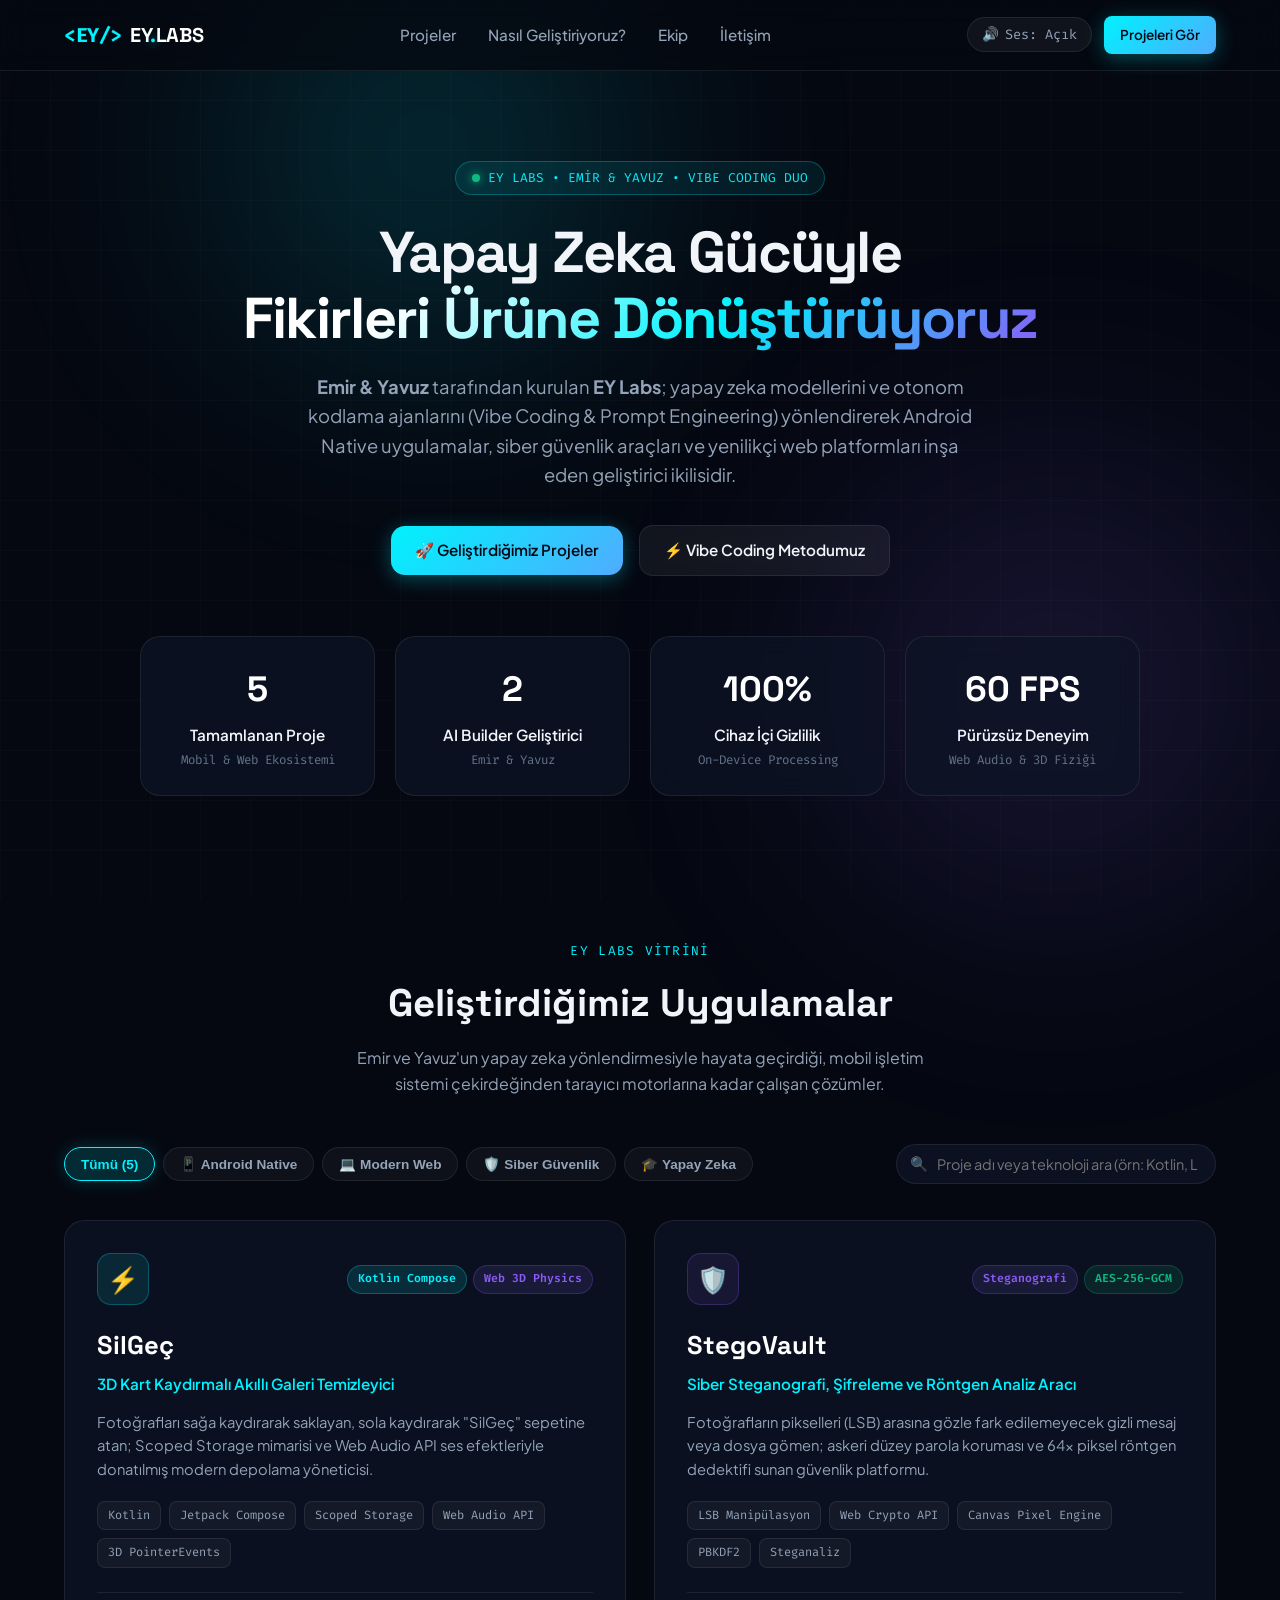
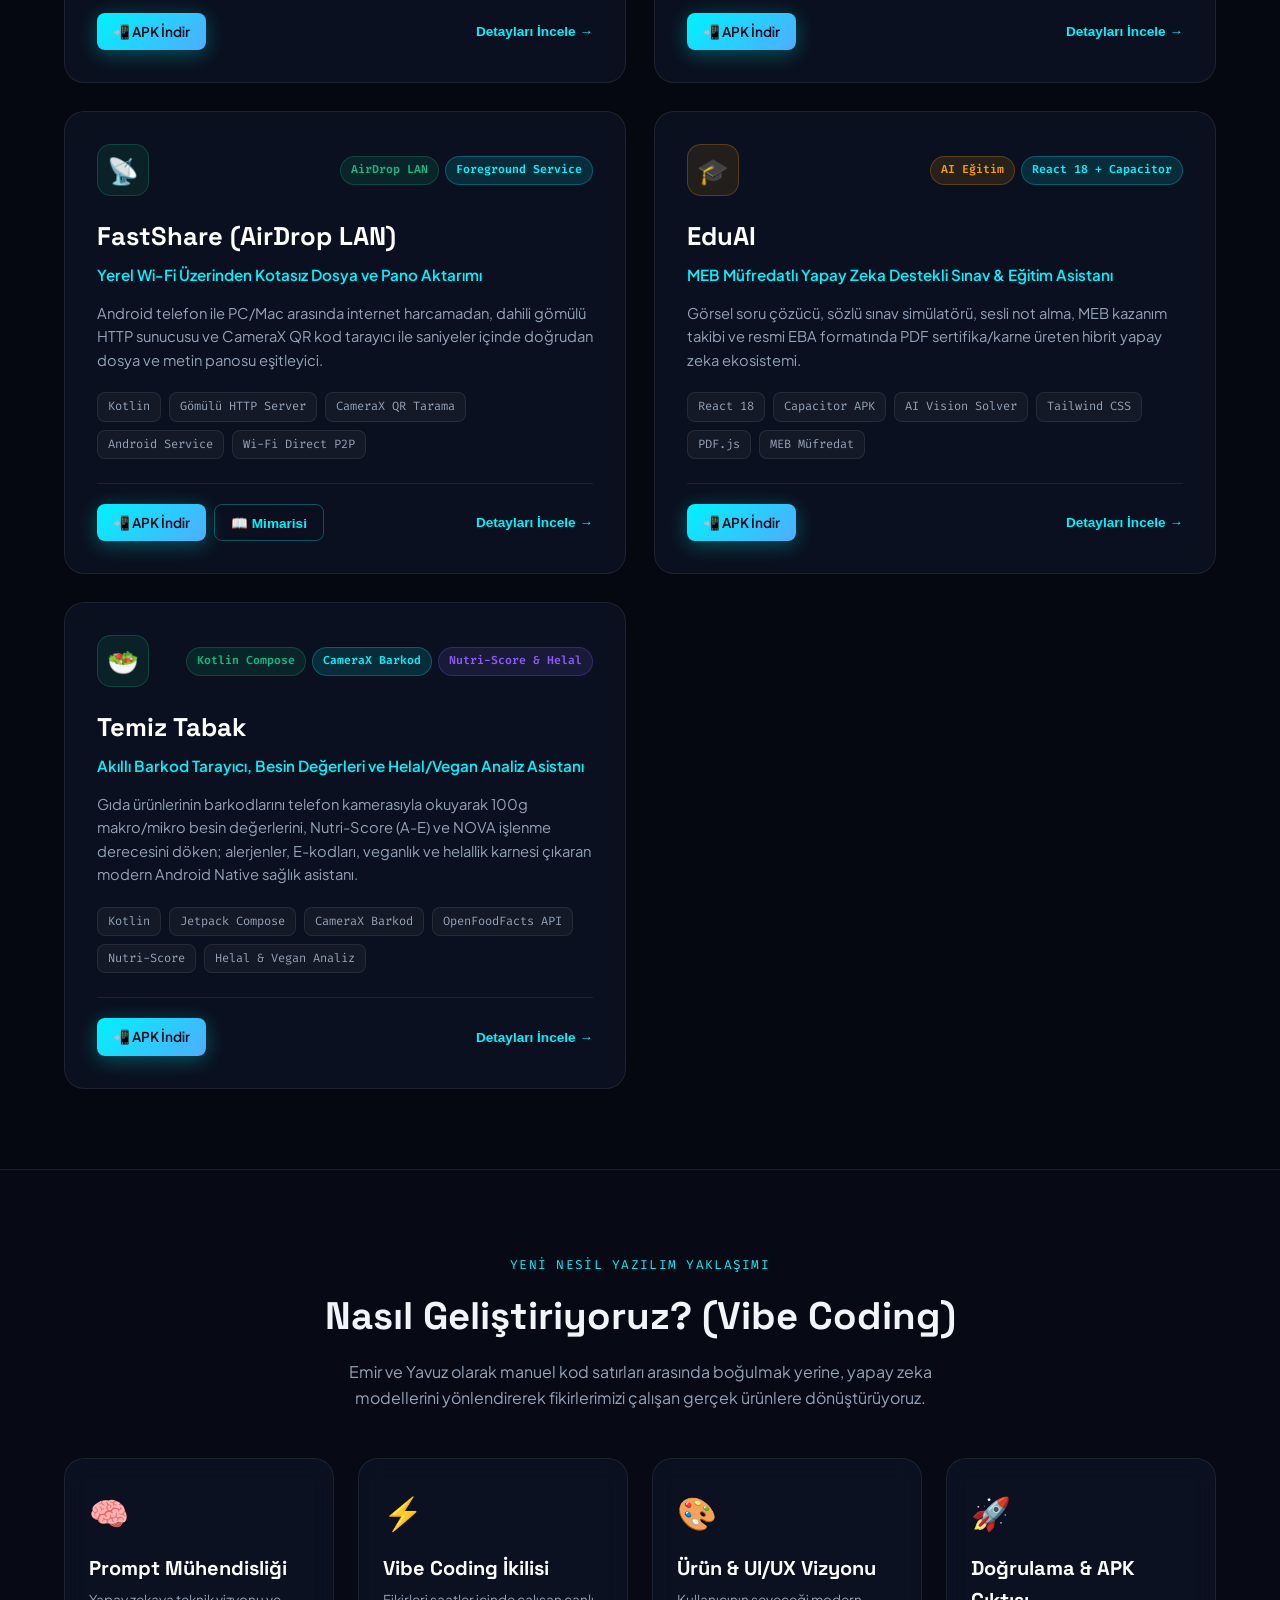
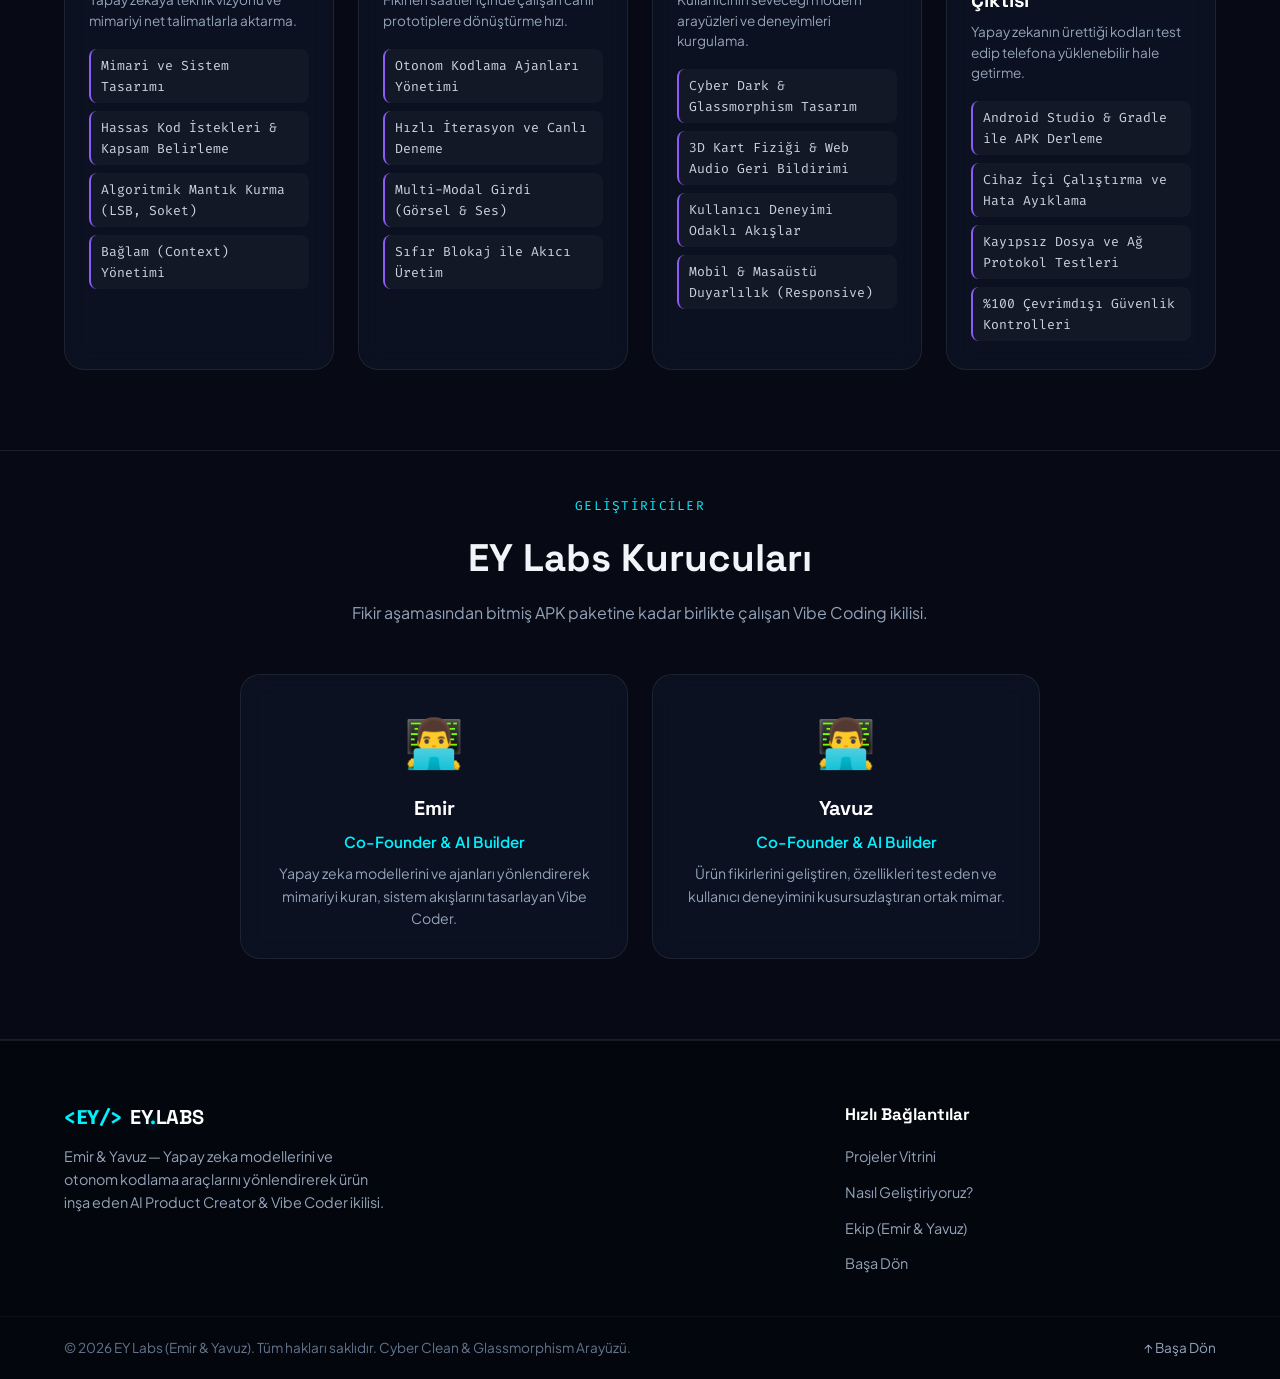
<file: index.html>
<!DOCTYPE html>
<html lang="tr">
<head>
  <meta charset="UTF-8" />
  <meta name="viewport" content="width=device-width, initial-scale=1.0" />
  <title>EY Labs // Emir & Yavuz — AI Builder & Vibe Coding Studio</title>
  <meta name="description" content="EY Labs (Emir & Yavuz) - Yapay Zeka (AI) ve Vibe Coding ile Geliştirilen Android Native, Modern Web ve Siber Güvenlik Projeleri." />
  <link rel="preconnect" href="https://fonts.googleapis.com">
  <link rel="preconnect" href="https://fonts.gstatic.com" crossorigin>
  <link href="https://fonts.googleapis.com/css2?family=Fira+Code:wght@400;600&family=Plus+Jakarta+Sans:wght@300;400;500;600;700;800&family=Space+Grotesk:wght@500;700&display=swap" rel="stylesheet">
  <link rel="stylesheet" href="style.css" />
</head>
<body>
  <!-- Arka Plan Efekti -->
  <div class="bg-glow bg-glow-1"></div>
  <div class="bg-glow bg-glow-2"></div>
  <div class="grid-overlay"></div>

  <!-- Üst Gezinme Çubuğu (Navbar) -->
  <header class="navbar">
    <div class="container nav-container">
      <a href="#hero" class="logo">
        <span class="logo-symbol">&lt;EY/&gt;</span>
        <span class="logo-text">EY<span class="neon-dot">.</span>LABS</span>
      </a>

      <nav class="nav-links">
        <a href="#projects">Projeler</a>
        <a href="#vibe-coding">Nasıl Geliştiriyoruz?</a>
        <a href="#about-team">Ekip</a>
        <a href="#contact">İletişim</a>
      </nav>

      <div class="nav-actions">
        <button id="soundToggleBtn" class="action-btn icon-btn" title="Ses Efektlerini Aç / Kapat">
          <span id="soundIcon">🔊</span>
          <span class="sound-label">Ses: Açık</span>
        </button>
        <a href="#projects" class="btn btn-primary btn-sm">Projeleri Gör</a>
      </div>
    </div>
  </header>

  <!-- Hero Bölümü -->
  <section id="hero" class="hero-section">
    <div class="container">
      <div class="hero-badge">
        <span class="status-indicator"></span>
        <span>EY LABS • EMİR & YAVUZ • VIBE CODING DUO</span>
      </div>

      <h1 class="hero-title">
        Yapay Zeka Gücüyle <br>
        <span class="text-gradient">Fikirleri Ürüne Dönüştürüyoruz</span>
      </h1>

      <p class="hero-description">
        <strong>Emir & Yavuz</strong> tarafından kurulan <strong>EY Labs</strong>; yapay zeka modellerini ve 
        otonom kodlama ajanlarını (Vibe Coding & Prompt Engineering) yönlendirerek 
        Android Native uygulamalar, siber güvenlik araçları ve yenilikçi web platformları inşa eden geliştirici ikilisidir.
      </p>

      <div class="hero-cta">
        <a href="#projects" class="btn btn-primary">
          <span>🚀 Geliştirdiğimiz Projeler</span>
        </a>
        <a href="#vibe-coding" class="btn btn-secondary">
          <span>⚡ Vibe Coding Metodumuz</span>
        </a>
      </div>

      <!-- İstatistik Sayaçları -->
      <div class="stats-grid">
        <div class="stat-card">
          <div class="stat-number" data-target="5">5</div>
          <div class="stat-label">Tamamlanan Proje</div>
          <div class="stat-sub">Mobil & Web Ekosistemi</div>
        </div>
        <div class="stat-card">
          <div class="stat-number" data-target="2">2</div>
          <div class="stat-label">AI Builder Geliştirici</div>
          <div class="stat-sub">Emir & Yavuz</div>
        </div>
        <div class="stat-card">
          <div class="stat-number" data-target="100">100%</div>
          <div class="stat-label">Cihaz İçi Gizlilik</div>
          <div class="stat-sub">On-Device Processing</div>
        </div>
        <div class="stat-card">
          <div class="stat-number" data-target="60">60 FPS</div>
          <div class="stat-label">Pürüzsüz Deneyim</div>
          <div class="stat-sub">Web Audio & 3D Fiziği</div>
        </div>
      </div>
    </div>
  </section>

  <!-- Projeler Bölümü -->
  <section id="projects" class="projects-section">
    <div class="container">
      <div class="section-header">
        <div class="section-tag">EY LABS VİTRİNİ</div>
        <h2 class="section-title">Geliştirdiğimiz Uygulamalar</h2>
        <p class="section-subtitle">
          Emir ve Yavuz'un yapay zeka yönlendirmesiyle hayata geçirdiği, 
          mobil işletim sistemi çekirdeğinden tarayıcı motorlarına kadar çalışan çözümler.
        </p>
      </div>

      <!-- Filtreleme ve Arama Çubuğu -->
      <div class="controls-bar">
        <div class="filter-tabs">
          <button class="filter-btn active" data-filter="all">Tümü (5)</button>
          <button class="filter-btn" data-filter="android">📱 Android Native</button>
          <button class="filter-btn" data-filter="web">💻 Modern Web</button>
          <button class="filter-btn" data-filter="security">🛡️ Siber Güvenlik</button>
          <button class="filter-btn" data-filter="ai">🎓 Yapay Zeka</button>
        </div>

        <div class="search-box">
          <span class="search-icon">🔍</span>
          <input type="text" id="projectSearchInput" placeholder="Proje adı veya teknoloji ara (örn: Kotlin, LSB, React)..." />
        </div>
      </div>

      <!-- Proje Kartları Izgarası -->
      <div class="projects-grid" id="projectsGrid">
        
        <!-- PROJE 1: SILGEC -->
        <article class="project-card" data-tags="android web" data-id="swipeclean">
          <div class="card-glow"></div>
          <div class="card-header">
            <div class="project-icon-box cyan">
              <span>⚡</span>
            </div>
            <div class="card-badges">
              <span class="badge badge-cyan">Kotlin Compose</span>
              <span class="badge badge-purple">Web 3D Physics</span>
            </div>
          </div>

          <h3 class="project-title">SilGeç</h3>
          <p class="project-tagline">3D Kart Kaydırmalı Akıllı Galeri Temizleyici</p>
          <p class="project-desc">
            Fotoğrafları sağa kaydırarak saklayan, sola kaydırarak "SilGeç" sepetine atan; 
            Scoped Storage mimarisi ve Web Audio API ses efektleriyle donatılmış modern depolama yöneticisi.
          </p>

          <div class="tech-tags">
            <span class="tech-pill">Kotlin</span>
            <span class="tech-pill">Jetpack Compose</span>
            <span class="tech-pill">Scoped Storage</span>
            <span class="tech-pill">Web Audio API</span>
            <span class="tech-pill">3D PointerEvents</span>
          </div>

          <div class="card-footer">
            <div class="action-buttons">
              <a href="apks/SilGec.apk" download="SilGec.apk" class="btn btn-primary btn-sm">
                <span>📲 APK İndir</span>
              </a>
            </div>
            <button class="details-link-btn" data-modal="swipeclean" onclick="openProjectModal('swipeclean')">
              Detayları İncele →
            </button>
          </div>
        </article>

        <!-- PROJE 2: STEGOVAULT -->
        <article class="project-card" data-tags="security web android" data-id="stegovault">
          <div class="card-glow"></div>
          <div class="card-header">
            <div class="project-icon-box purple">
              <span>🛡️</span>
            </div>
            <div class="card-badges">
              <span class="badge badge-purple">Steganografi</span>
              <span class="badge badge-green">AES-256-GCM</span>
            </div>
          </div>

          <h3 class="project-title">StegoVault</h3>
          <p class="project-tagline">Siber Steganografi, Şifreleme ve Röntgen Analiz Aracı</p>
          <p class="project-desc">
            Fotoğrafların pikselleri (LSB) arasına gözle fark edilemeyecek gizli mesaj veya dosya 
            gömen; askeri düzey parola koruması ve 64x piksel röntgen dedektifi sunan güvenlik platformu.
          </p>

          <div class="tech-tags">
            <span class="tech-pill">LSB Manipülasyon</span>
            <span class="tech-pill">Web Crypto API</span>
            <span class="tech-pill">Canvas Pixel Engine</span>
            <span class="tech-pill">PBKDF2</span>
            <span class="tech-pill">Steganaliz</span>
          </div>

          <div class="card-footer">
            <div class="action-buttons">
              <a href="apks/StegoVault.apk" download="StegoVault.apk" class="btn btn-primary btn-sm">
                <span>📲 APK İndir</span>
              </a>
            </div>
            <button class="details-link-btn" data-modal="stegovault" onclick="openProjectModal('stegovault')">
              Detayları İncele →
            </button>
          </div>
        </article>

        <!-- PROJE 3: AIRDROP LAN (FASTSHARE) -->
        <article class="project-card" data-tags="android" data-id="fastshare">
          <div class="card-glow"></div>
          <div class="card-header">
            <div class="project-icon-box green">
              <span>📡</span>
            </div>
            <div class="card-badges">
              <span class="badge badge-green">AirDrop LAN</span>
              <span class="badge badge-cyan">Foreground Service</span>
            </div>
          </div>

          <h3 class="project-title">FastShare (AirDrop LAN)</h3>
          <p class="project-tagline">Yerel Wi-Fi Üzerinden Kotasız Dosya ve Pano Aktarımı</p>
          <p class="project-desc">
            Android telefon ile PC/Mac arasında internet harcamadan, dahili gömülü HTTP sunucusu ve 
            CameraX QR kod tarayıcı ile saniyeler içinde doğrudan dosya ve metin panosu eşitleyici.
          </p>

          <div class="tech-tags">
            <span class="tech-pill">Kotlin</span>
            <span class="tech-pill">Gömülü HTTP Server</span>
            <span class="tech-pill">CameraX QR Tarama</span>
            <span class="tech-pill">Android Service</span>
            <span class="tech-pill">Wi-Fi Direct P2P</span>
          </div>

          <div class="card-footer">
            <div class="action-buttons">
              <a href="apks/FastShare.apk" download="FastShare.apk" class="btn btn-primary btn-sm">
                <span>📲 APK İndir</span>
              </a>
              <button class="btn btn-outline btn-sm" onclick="openProjectModal('fastshare')">
                <span>📖 Mimarisi</span>
              </button>
            </div>
            <button class="details-link-btn" data-modal="fastshare" onclick="openProjectModal('fastshare')">
              Detayları İncele →
            </button>
          </div>
        </article>

        <!-- PROJE 4: EDUAI -->
        <article class="project-card" data-tags="ai web android" data-id="eduai">
          <div class="card-glow"></div>
          <div class="card-header">
            <div class="project-icon-box amber">
              <span>🎓</span>
            </div>
            <div class="card-badges">
              <span class="badge badge-amber">AI Eğitim</span>
              <span class="badge badge-cyan">React 18 + Capacitor</span>
            </div>
          </div>

          <h3 class="project-title">EduAI</h3>
          <p class="project-tagline">MEB Müfredatlı Yapay Zeka Destekli Sınav & Eğitim Asistanı</p>
          <p class="project-desc">
            Görsel soru çözücü, sözlü sınav simülatörü, sesli not alma, MEB kazanım takibi ve 
            resmi EBA formatında PDF sertifika/karne üreten hibrit yapay zeka ekosistemi.
          </p>

          <div class="tech-tags">
            <span class="tech-pill">React 18</span>
            <span class="tech-pill">Capacitor APK</span>
            <span class="tech-pill">AI Vision Solver</span>
            <span class="tech-pill">Tailwind CSS</span>
            <span class="tech-pill">PDF.js</span>
            <span class="tech-pill">MEB Müfredat</span>
          </div>

          <div class="card-footer">
            <div class="action-buttons">
              <a href="apks/EduAI.apk" download="EduAI.apk" class="btn btn-primary btn-sm">
                <span>📲 APK İndir</span>
              </a>
            </div>
            <button class="details-link-btn" data-modal="eduai" onclick="openProjectModal('eduai')">
              Detayları İncele →
            </button>
          </div>
        </article>

        <!-- PROJE 5: NUTRISCAN -->
        <article class="project-card" data-tags="android ai" data-id="nutriscan">
          <div class="card-glow"></div>
          <div class="card-header">
            <div class="project-icon-box green">
              <span>🥗</span>
            </div>
            <div class="card-badges">
              <span class="badge badge-green">Kotlin Compose</span>
              <span class="badge badge-cyan">CameraX Barkod</span>
              <span class="badge badge-purple">Nutri-Score & Helal</span>
            </div>
          </div>

          <h3 class="project-title">Temiz Tabak</h3>
          <p class="project-tagline">Akıllı Barkod Tarayıcı, Besin Değerleri ve Helal/Vegan Analiz Asistanı</p>
          <p class="project-desc">
            Gıda ürünlerinin barkodlarını telefon kamerasıyla okuyarak 100g makro/mikro besin değerlerini, 
            Nutri-Score (A-E) ve NOVA işlenme derecesini döken; alerjenler, E-kodları, veganlık ve helallik 
            karnesi çıkaran modern Android Native sağlık asistanı.
          </p>

          <div class="tech-tags">
            <span class="tech-pill">Kotlin</span>
            <span class="tech-pill">Jetpack Compose</span>
            <span class="tech-pill">CameraX Barkod</span>
            <span class="tech-pill">OpenFoodFacts API</span>
            <span class="tech-pill">Nutri-Score</span>
            <span class="tech-pill">Helal & Vegan Analiz</span>
          </div>

          <div class="card-footer">
            <div class="action-buttons">
              <a href="apks/TemizTabak.apk" download="TemizTabak.apk" class="btn btn-primary btn-sm">
                <span>📲 APK İndir</span>
              </a>
            </div>
            <button class="details-link-btn" data-modal="nutriscan" onclick="openProjectModal('nutriscan')">
              Detayları İncele →
            </button>
          </div>
        </article>

      </div>
    </div>
  </section>

  <!-- Nasıl Geliştiriyoruz? (Vibe Coding & AI Builder Becerileri) -->
  <section id="vibe-coding" class="tech-section">
    <div class="container">
      <div class="section-header">
        <div class="section-tag">YENİ NESİL YAZILIM YAKLAŞIMI</div>
        <h2 class="section-title">Nasıl Geliştiriyoruz? (Vibe Coding)</h2>
        <p class="section-subtitle">
          Emir ve Yavuz olarak manuel kod satırları arasında boğulmak yerine, yapay zeka modellerini 
          yönlendirerek fikirlerimizi çalışan gerçek ürünlere dönüştürüyoruz.
        </p>
      </div>

      <div class="stack-categories-grid">
        <!-- 1. Prompt Mühendisliği -->
        <div class="stack-card">
          <div class="stack-card-icon">🧠</div>
          <h3 class="stack-card-title">Prompt Mühendisliği</h3>
          <p class="stack-card-desc">Yapay zekaya teknik vizyonu ve mimariyi net talimatlarla aktarma.</p>
          <div class="skills-list">
            <span class="skill-item">Mimari ve Sistem Tasarımı</span>
            <span class="skill-item">Hassas Kod İstekleri & Kapsam Belirleme</span>
            <span class="skill-item">Algoritmik Mantık Kurma (LSB, Soket)</span>
            <span class="skill-item">Bağlam (Context) Yönetimi</span>
          </div>
        </div>

        <!-- 2. Vibe Coding & Ajan Orkestrasyonu -->
        <div class="stack-card">
          <div class="stack-card-icon">⚡</div>
          <h3 class="stack-card-title">Vibe Coding İkilisi</h3>
          <p class="stack-card-desc">Fikirleri saatler içinde çalışan canlı prototiplere dönüştürme hızı.</p>
          <div class="skills-list">
            <span class="skill-item">Otonom Kodlama Ajanları Yönetimi</span>
            <span class="skill-item">Hızlı İterasyon ve Canlı Deneme</span>
            <span class="skill-item">Multi-Modal Girdi (Görsel & Ses)</span>
            <span class="skill-item">Sıfır Blokaj ile Akıcı Üretim</span>
          </div>
        </div>

        <!-- 3. Ürün & UI/UX Vizyonu -->
        <div class="stack-card">
          <div class="stack-card-icon">🎨</div>
          <h3 class="stack-card-title">Ürün & UI/UX Vizyonu</h3>
          <p class="stack-card-desc">Kullanıcının seveceği modern arayüzleri ve deneyimleri kurgulama.</p>
          <div class="skills-list">
            <span class="skill-item">Cyber Dark & Glassmorphism Tasarım</span>
            <span class="skill-item">3D Kart Fiziği & Web Audio Geri Bildirimi</span>
            <span class="skill-item">Kullanıcı Deneyimi Odaklı Akışlar</span>
            <span class="skill-item">Mobil & Masaüstü Duyarlılık (Responsive)</span>
          </div>
        </div>

        <!-- 4. Test, Derleme ve Çıktı -->
        <div class="stack-card">
          <div class="stack-card-icon">🚀</div>
          <h3 class="stack-card-title">Doğrulama & APK Çıktısı</h3>
          <p class="stack-card-desc">Yapay zekanın ürettiği kodları test edip telefona yüklenebilir hale getirme.</p>
          <div class="skills-list">
            <span class="skill-item">Android Studio & Gradle ile APK Derleme</span>
            <span class="skill-item">Cihaz İçi Çalıştırma ve Hata Ayıklama</span>
            <span class="skill-item">Kayıpsız Dosya ve Ağ Protokol Testleri</span>
            <span class="skill-item">%100 Çevrimdışı Güvenlik Kontrolleri</span>
          </div>
        </div>
      </div>
    </div>
  </section>

  <!-- Ekip Bölümü (About Team) -->
  <section id="about-team" class="tech-section" style="border-top: none; padding-top: 40px;">
    <div class="container">
      <div class="section-header">
        <div class="section-tag">GELİŞTİRİCİLER</div>
        <h2 class="section-title">EY Labs Kurucuları</h2>
        <p class="section-subtitle">
          Fikir aşamasından bitmiş APK paketine kadar birlikte çalışan Vibe Coding ikilisi.
        </p>
      </div>

      <div style="display: grid; grid-template-columns: repeat(2, 1fr); gap: 24px; max-width: 800px; margin: 0 auto;">
        <div class="stack-card" style="text-align: center;">
          <div style="font-size: 3rem; margin-bottom: 12px;">👨‍💻</div>
          <h3 class="stack-card-title">Emir</h3>
          <p class="project-tagline" style="margin-bottom: 8px;">Co-Founder & AI Builder</p>
          <p style="font-size: 0.88rem; color: var(--text-muted);">
            Yapay zeka modellerini ve ajanları yönlendirerek mimariyi kuran, sistem akışlarını tasarlayan Vibe Coder.
          </p>
        </div>

        <div class="stack-card" style="text-align: center;">
          <div style="font-size: 3rem; margin-bottom: 12px;">👨‍💻</div>
          <h3 class="stack-card-title">Yavuz</h3>
          <p class="project-tagline" style="margin-bottom: 8px;">Co-Founder & AI Builder</p>
          <p style="font-size: 0.88rem; color: var(--text-muted);">
            Ürün fikirlerini geliştiren, özellikleri test eden ve kullanıcı deneyimini kusursuzlaştıran ortak mimar.
          </p>
        </div>
      </div>
    </div>
  </section>

  <!-- İletişim / Alt Bilgi (Footer) -->
  <footer id="contact" class="footer">
    <div class="container footer-container">
      <div class="footer-col">
        <a href="#hero" class="logo">
          <span class="logo-symbol">&lt;EY/&gt;</span>
          <span class="logo-text">EY<span class="neon-dot">.</span>LABS</span>
        </a>
        <p class="footer-desc">
          Emir & Yavuz — Yapay zeka modellerini ve otonom kodlama araçlarını yönlendirerek ürün inşa eden AI Product Creator & Vibe Coder ikilisi.
        </p>
      </div>

      <div class="footer-col">
        <h4>Hızlı Bağlantılar</h4>
        <ul class="footer-links">
          <li><a href="#projects">Projeler Vitrini</a></li>
          <li><a href="#vibe-coding">Nasıl Geliştiriyoruz?</a></li>
          <li><a href="#about-team">Ekip (Emir & Yavuz)</a></li>
          <li><a href="#hero">Başa Dön</a></li>
        </ul>
      </div>
    </div>

    <div class="footer-bottom">
      <div class="container bottom-content">
        <p>© 2026 EY Labs (Emir & Yavuz). Tüm hakları saklıdır. Cyber Clean & Glassmorphism Arayüzü.</p>
        <a href="#hero" class="back-to-top" title="Yukarı Çık">↑ Başa Dön</a>
      </div>
    </div>
  </footer>

  <!-- Detaylı Proje Modalı (Quickview Modal) -->
  <div id="projectModal" class="modal-backdrop">
    <div class="modal-box">
      <button class="modal-close" onclick="closeProjectModal()">&times;</button>
      <div class="modal-body" id="modalBody">
        <!-- JavaScript ile dinamik doldurulur -->
      </div>
    </div>
  </div>

  <!-- Toast Bildirimi -->
  <div id="toastNotification" class="toast">
    <span class="toast-icon">✓</span>
    <span class="toast-message">İşlem başarılı!</span>
  </div>

  <script src="app.js?v=2.7"></script>
</body>
</html>
</file>
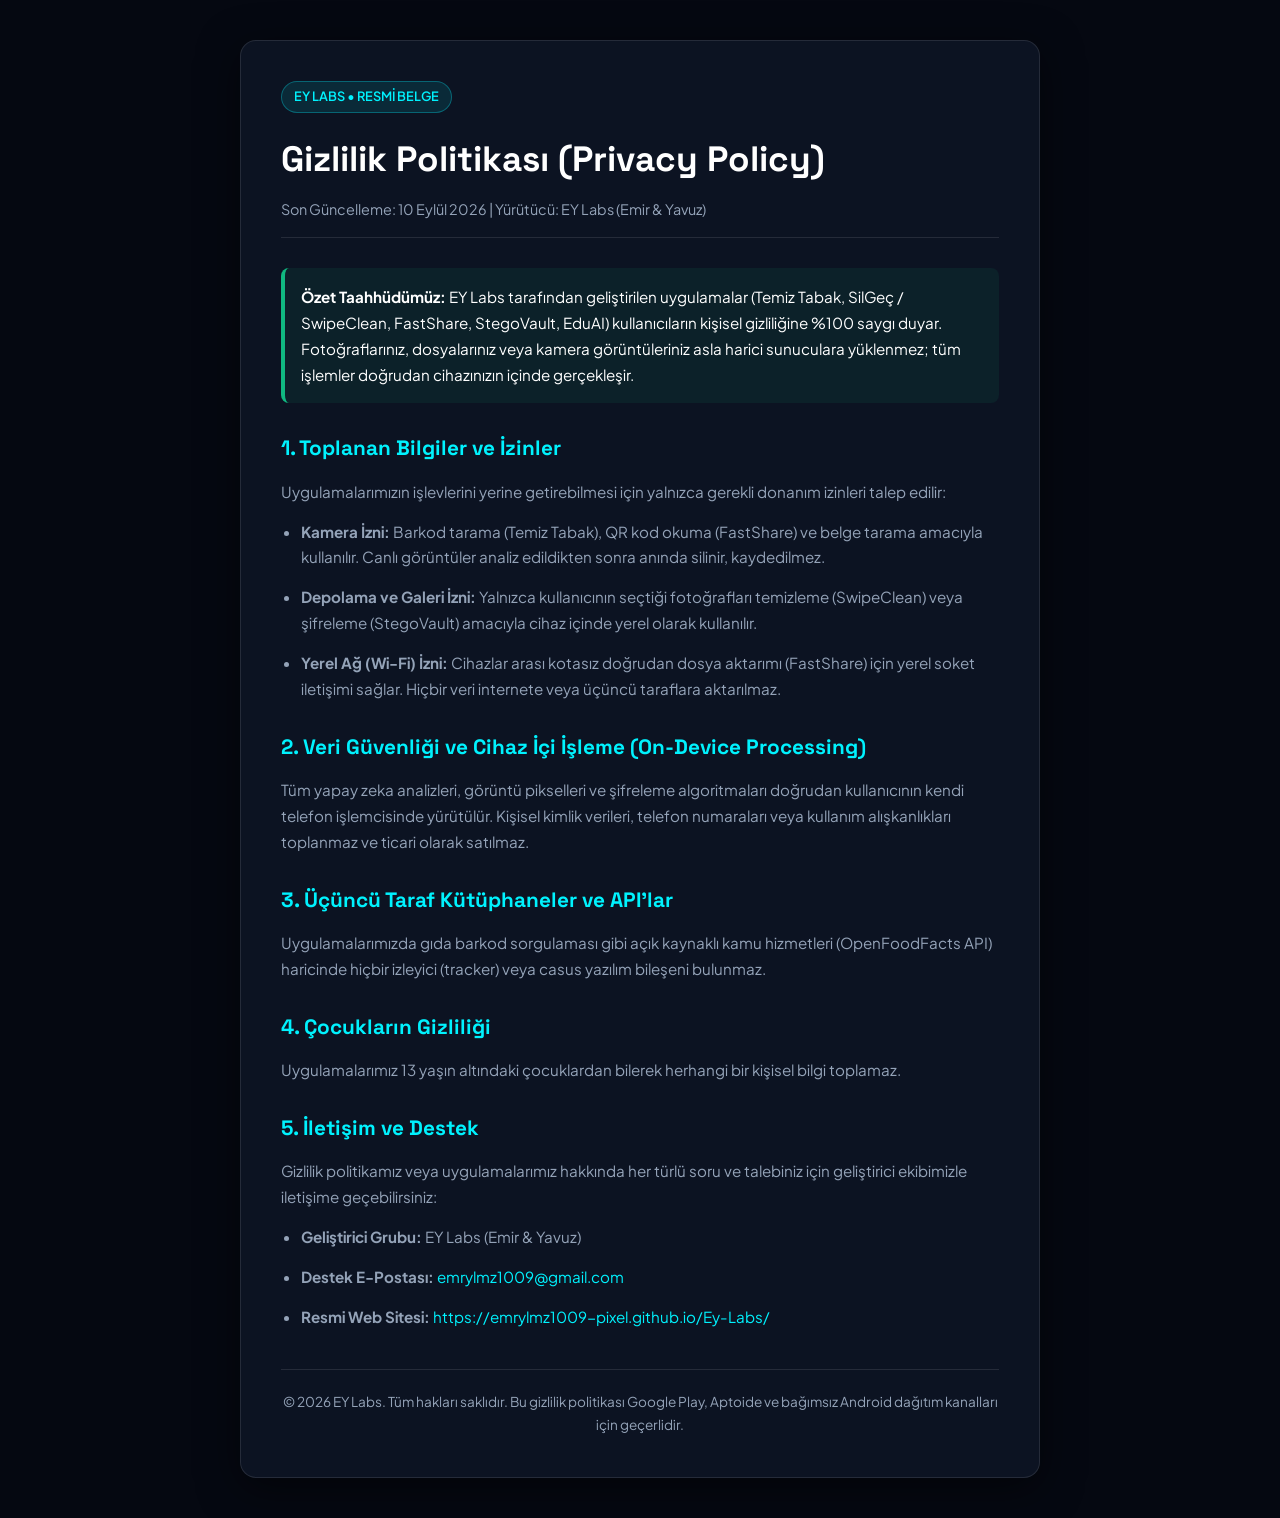
<file: privacy.html>
<!DOCTYPE html>
<html lang="tr">
<head>
  <meta charset="UTF-8" />
  <meta name="viewport" content="width=device-width, initial-scale=1.0" />
  <title>Gizlilik Politikası (Privacy Policy) // EY Labs</title>
  <meta name="description" content="EY Labs (Emir & Yavuz) mobil ve web uygulamaları Gizlilik Politikası." />
  <link rel="preconnect" href="https://fonts.googleapis.com">
  <link rel="preconnect" href="https://fonts.gstatic.com" crossorigin>
  <link href="https://fonts.googleapis.com/css2?family=Plus+Jakarta+Sans:wght@400;600;700&family=Space+Grotesk:wght@600;700&display=swap" rel="stylesheet">
  <style>
    :root {
      --bg: #050811;
      --card: #0c1322;
      --border: rgba(255, 255, 255, 0.1);
      --text: #f1f5f9;
      --muted: #94a3b8;
      --cyan: #00f2fe;
      --green: #10b981;
    }
    * { box-sizing: border-box; margin: 0; padding: 0; }
    body {
      background-color: var(--bg);
      color: var(--text);
      font-family: 'Plus Jakarta Sans', sans-serif;
      line-height: 1.7;
      padding: 40px 20px;
    }
    .container {
      max-width: 800px;
      margin: 0 auto;
      background: var(--card);
      border: 1px solid var(--border);
      border-radius: 16px;
      padding: 40px;
      box-shadow: 0 10px 40px rgba(0,0,0,0.5);
    }
    .badge {
      display: inline-block;
      background: rgba(0, 242, 254, 0.1);
      color: var(--cyan);
      border: 1px solid rgba(0, 242, 254, 0.3);
      padding: 4px 12px;
      border-radius: 9999px;
      font-size: 0.8rem;
      font-weight: 600;
      margin-bottom: 16px;
    }
    h1 {
      font-family: 'Space Grotesk', sans-serif;
      font-size: 2.2rem;
      margin-bottom: 8px;
      color: #fff;
    }
    .last-updated {
      color: var(--muted);
      font-size: 0.9rem;
      margin-bottom: 30px;
      border-bottom: 1px solid var(--border);
      padding-bottom: 16px;
    }
    h2 {
      font-family: 'Space Grotesk', sans-serif;
      font-size: 1.3rem;
      color: var(--cyan);
      margin: 28px 0 12px;
    }
    p, li {
      color: var(--muted);
      font-size: 0.95rem;
      margin-bottom: 14px;
    }
    ul {
      margin-left: 20px;
      margin-bottom: 16px;
    }
    .highlight-box {
      background: rgba(16, 185, 129, 0.08);
      border-left: 4px solid var(--green);
      padding: 16px;
      border-radius: 8px;
      margin: 20px 0;
    }
    .highlight-box p {
      color: #fff;
      margin: 0;
    }
    a {
      color: var(--cyan);
      text-decoration: none;
    }
    a:hover {
      text-decoration: underline;
    }
    .footer-note {
      margin-top: 40px;
      padding-top: 20px;
      border-top: 1px solid var(--border);
      text-align: center;
      font-size: 0.85rem;
      color: var(--muted);
    }
  </style>
</head>
<body>
  <div class="container">
    <span class="badge">EY LABS • RESMİ BELGE</span>
    <h1>Gizlilik Politikası (Privacy Policy)</h1>
    <div class="last-updated">Son Güncelleme: 10 Eylül 2026 | Yürütücü: EY Labs (Emir & Yavuz)</div>

    <div class="highlight-box">
      <p><strong>Özet Taahhüdümüz:</strong> EY Labs tarafından geliştirilen uygulamalar (Temiz Tabak, SilGeç / SwipeClean, FastShare, StegoVault, EduAI) kullanıcıların kişisel gizliliğine %100 saygı duyar. Fotoğraflarınız, dosyalarınız veya kamera görüntüleriniz asla harici sunuculara yüklenmez; tüm işlemler doğrudan cihazınızın içinde gerçekleşir.</p>
    </div>

    <h2>1. Toplanan Bilgiler ve İzinler</h2>
    <p>Uygulamalarımızın işlevlerini yerine getirebilmesi için yalnızca gerekli donanım izinleri talep edilir:</p>
    <ul>
      <li><strong>Kamera İzni:</strong> Barkod tarama (Temiz Tabak), QR kod okuma (FastShare) ve belge tarama amacıyla kullanılır. Canlı görüntüler analiz edildikten sonra anında silinir, kaydedilmez.</li>
      <li><strong>Depolama ve Galeri İzni:</strong> Yalnızca kullanıcının seçtiği fotoğrafları temizleme (SwipeClean) veya şifreleme (StegoVault) amacıyla cihaz içinde yerel olarak kullanılır.</li>
      <li><strong>Yerel Ağ (Wi-Fi) İzni:</strong> Cihazlar arası kotasız doğrudan dosya aktarımı (FastShare) için yerel soket iletişimi sağlar. Hiçbir veri internete veya üçüncü taraflara aktarılmaz.</li>
    </ul>

    <h2>2. Veri Güvenliği ve Cihaz İçi İşleme (On-Device Processing)</h2>
    <p>Tüm yapay zeka analizleri, görüntü pikselleri ve şifreleme algoritmaları doğrudan kullanıcının kendi telefon işlemcisinde yürütülür. Kişisel kimlik verileri, telefon numaraları veya kullanım alışkanlıkları toplanmaz ve ticari olarak satılmaz.</p>

    <h2>3. Üçüncü Taraf Kütüphaneler ve API'lar</h2>
    <p>Uygulamalarımızda gıda barkod sorgulaması gibi açık kaynaklı kamu hizmetleri (OpenFoodFacts API) haricinde hiçbir izleyici (tracker) veya casus yazılım bileşeni bulunmaz.</p>

    <h2>4. Çocukların Gizliliği</h2>
    <p>Uygulamalarımız 13 yaşın altındaki çocuklardan bilerek herhangi bir kişisel bilgi toplamaz.</p>

    <h2>5. İletişim ve Destek</h2>
    <p>Gizlilik politikamız veya uygulamalarımız hakkında her türlü soru ve talebiniz için geliştirici ekibimizle iletişime geçebilirsiniz:</p>
    <ul>
      <li><strong>Geliştirici Grubu:</strong> EY Labs (Emir & Yavuz)</li>
      <li><strong>Destek E-Postası:</strong> <a href="mailto:emrylmz1009@gmail.com">emrylmz1009@gmail.com</a></li>
      <li><strong>Resmi Web Sitesi:</strong> <a href="https://emrylmz1009-pixel.github.io/Ey-Labs/">https://emrylmz1009-pixel.github.io/Ey-Labs/</a></li>
    </ul>

    <div class="footer-note">
      © 2026 EY Labs. Tüm hakları saklıdır. Bu gizlilik politikası Google Play, Aptoide ve bağımsız Android dağıtım kanalları için geçerlidir.
    </div>
  </div>
</body>
</html>
</file>
<file: style.css>
/* ==========================================================================
   EMIR // PORTFOLIO STYLESHEET (Cyber Clean OLED & Glassmorphism)
   ========================================================================== */

:root {
  --bg-base: #050811;
  --bg-surface: #0a0f1d;
  --bg-card: rgba(14, 21, 38, 0.7);
  --bg-card-hover: rgba(18, 28, 51, 0.85);
  
  --border-subtle: rgba(255, 255, 255, 0.08);
  --border-glow: rgba(0, 242, 254, 0.35);
  --border-purple: rgba(139, 92, 246, 0.35);

  --text-main: #F1F5F9;
  --text-muted: #94A3B8;
  --text-faint: #64748B;

  --neon-cyan: #00F2FE;
  --neon-blue: #4FACFE;
  --neon-purple: #8B5CF6;
  --neon-green: #10B981;
  --neon-amber: #F59E0B;
  --neon-red: #FF3366;

  --font-sans: 'Plus Jakarta Sans', -apple-system, BlinkMacSystemFont, sans-serif;
  --font-display: 'Space Grotesk', sans-serif;
  --font-mono: 'Fira Code', monospace;

  --radius-sm: 8px;
  --radius-md: 14px;
  --radius-lg: 20px;
  --radius-full: 9999px;

  --transition-fast: 0.18s ease;
  --transition-normal: 0.3s cubic-bezier(0.16, 1, 0.3, 1);
}

/* Reset & Temel Yapı */
*, *::before, *::after {
  box-sizing: border-box;
  margin: 0;
  padding: 0;
}

html {
  scroll-behavior: smooth;
  font-family: var(--font-sans);
  background-color: var(--bg-base);
  color: var(--text-main);
  line-height: 1.6;
}

body {
  position: relative;
  min-height: 100vh;
  overflow-x: hidden;
  -webkit-font-smoothing: antialiased;
}

/* Özel Kaydırma Çubuğu */
::-webkit-scrollbar {
  width: 8px;
}
::-webkit-scrollbar-track {
  background: var(--bg-base);
}
::-webkit-scrollbar-thumb {
  background: #1e293b;
  border-radius: 4px;
}
::-webkit-scrollbar-thumb:hover {
  background: var(--neon-cyan);
}

.container {
  width: 100%;
  max-width: 1200px;
  margin: 0 auto;
  padding: 0 24px;
}

/* Arka Plan Işık Efektleri */
.bg-glow {
  position: fixed;
  border-radius: 50%;
  filter: blur(120px);
  pointer-events: none;
  z-index: 0;
  opacity: 0.22;
}

.bg-glow-1 {
  width: 600px;
  height: 600px;
  top: -150px;
  left: 10%;
  background: radial-gradient(circle, var(--neon-cyan), transparent 70%);
}

.bg-glow-2 {
  width: 650px;
  height: 650px;
  top: 40%;
  right: -100px;
  background: radial-gradient(circle, var(--neon-purple), transparent 70%);
}

.grid-overlay {
  position: fixed;
  inset: 0;
  background-image: 
    linear-gradient(rgba(255, 255, 255, 0.02) 1px, transparent 1px),
    linear-gradient(90deg, rgba(255, 255, 255, 0.02) 1px, transparent 1px);
  background-size: 50px 50px;
  pointer-events: none;
  z-index: 1;
}

/* Navbar */
.navbar {
  position: sticky;
  top: 0;
  z-index: 100;
  backdrop-filter: blur(16px);
  background: rgba(5, 8, 17, 0.75);
  border-bottom: 1px solid var(--border-subtle);
  padding: 16px 0;
  transition: var(--transition-normal);
}

.nav-container {
  display: flex;
  align-items: center;
  justify-content: space-between;
}

.logo {
  display: flex;
  align-items: center;
  gap: 8px;
  text-decoration: none;
  color: #fff;
  font-family: var(--font-display);
  font-weight: 700;
  font-size: 1.25rem;
  letter-spacing: -0.02em;
}

.logo-symbol {
  color: var(--neon-cyan);
  font-family: var(--font-mono);
}

.neon-dot {
  color: var(--neon-cyan);
  text-shadow: 0 0 8px var(--neon-cyan);
}

.nav-links {
  display: flex;
  gap: 32px;
}

.nav-links a {
  color: var(--text-muted);
  text-decoration: none;
  font-size: 0.95rem;
  font-weight: 500;
  transition: var(--transition-fast);
}

.nav-links a:hover {
  color: var(--neon-cyan);
}

.nav-actions {
  display: flex;
  align-items: center;
  gap: 12px;
}

.icon-btn {
  background: rgba(255, 255, 255, 0.05);
  border: 1px solid var(--border-subtle);
  color: var(--text-muted);
  padding: 8px 14px;
  border-radius: var(--radius-full);
  display: inline-flex;
  align-items: center;
  gap: 6px;
  cursor: pointer;
  font-size: 0.85rem;
  font-family: var(--font-mono);
  transition: var(--transition-fast);
}

.icon-btn:hover {
  background: rgba(0, 242, 254, 0.1);
  color: var(--neon-cyan);
  border-color: var(--neon-cyan);
}

/* Butonlar */
.btn {
  display: inline-flex;
  align-items: center;
  justify-content: center;
  gap: 8px;
  padding: 12px 24px;
  border-radius: var(--radius-md);
  font-weight: 600;
  font-size: 0.95rem;
  text-decoration: none;
  cursor: pointer;
  transition: var(--transition-normal);
  border: none;
  position: relative;
  overflow: hidden;
}

.btn-primary {
  background: linear-gradient(135deg, var(--neon-cyan), var(--neon-blue));
  color: #030814;
  box-shadow: 0 4px 20px rgba(0, 242, 254, 0.3);
}

.btn-primary:hover {
  transform: translateY(-2px);
  box-shadow: 0 6px 28px rgba(0, 242, 254, 0.45);
}

.btn-secondary {
  background: rgba(255, 255, 255, 0.06);
  color: var(--text-main);
  border: 1px solid var(--border-subtle);
  backdrop-filter: blur(8px);
}

.btn-secondary:hover {
  background: rgba(255, 255, 255, 0.12);
  border-color: rgba(255, 255, 255, 0.2);
  transform: translateY(-2px);
}

.btn-outline {
  background: transparent;
  color: var(--neon-cyan);
  border: 1px solid rgba(0, 242, 254, 0.3);
}

.btn-outline:hover {
  background: rgba(0, 242, 254, 0.1);
  border-color: var(--neon-cyan);
  color: #fff;
}

.btn-sm {
  padding: 8px 16px;
  font-size: 0.85rem;
  border-radius: var(--radius-sm);
}

/* Hero Bölümü */
.hero-section {
  position: relative;
  z-index: 2;
  padding: 90px 0 60px;
  text-align: center;
}

.hero-badge {
  display: inline-flex;
  align-items: center;
  gap: 8px;
  padding: 6px 16px;
  background: rgba(0, 242, 254, 0.08);
  border: 1px solid rgba(0, 242, 254, 0.25);
  border-radius: var(--radius-full);
  font-family: var(--font-mono);
  font-size: 0.8rem;
  color: var(--neon-cyan);
  margin-bottom: 24px;
}

.status-indicator {
  width: 8px;
  height: 8px;
  background-color: var(--neon-green);
  border-radius: 50%;
  box-shadow: 0 0 10px var(--neon-green);
  animation: pulse 2s infinite;
}

@keyframes pulse {
  0% { transform: scale(0.95); box-shadow: 0 0 0 0 rgba(16, 185, 129, 0.7); }
  70% { transform: scale(1); box-shadow: 0 0 0 8px rgba(16, 185, 129, 0); }
  100% { transform: scale(0.95); box-shadow: 0 0 0 0 rgba(16, 185, 129, 0); }
}

.hero-title {
  font-family: var(--font-display);
  font-size: 3.6rem;
  font-weight: 800;
  line-height: 1.15;
  letter-spacing: -0.03em;
  margin-bottom: 20px;
}

.text-gradient {
  background: linear-gradient(135deg, #ffffff 20%, var(--neon-cyan) 60%, var(--neon-purple) 100%);
  -webkit-background-clip: text;
  -webkit-text-fill-color: transparent;
}

.hero-description {
  max-width: 680px;
  margin: 0 auto 36px;
  font-size: 1.15rem;
  color: var(--text-muted);
}

.hero-cta {
  display: flex;
  align-items: center;
  justify-content: center;
  gap: 16px;
  margin-bottom: 60px;
}

/* İstatistik Kartları */
.stats-grid {
  display: grid;
  grid-template-columns: repeat(4, 1fr);
  gap: 20px;
  max-width: 1000px;
  margin: 0 auto;
}

.stat-card {
  background: var(--bg-card);
  backdrop-filter: blur(12px);
  border: 1px solid var(--border-subtle);
  border-radius: var(--radius-lg);
  padding: 24px 16px;
  text-align: center;
  transition: var(--transition-normal);
}

.stat-card:hover {
  transform: translateY(-4px);
  border-color: var(--border-glow);
  box-shadow: 0 8px 30px rgba(0, 242, 254, 0.12);
}

.stat-number {
  font-family: var(--font-display);
  font-size: 2.2rem;
  font-weight: 700;
  color: #fff;
  margin-bottom: 6px;
}

.stat-label {
  font-size: 0.95rem;
  font-weight: 600;
  color: var(--text-main);
}

.stat-sub {
  font-size: 0.78rem;
  font-family: var(--font-mono);
  color: var(--text-faint);
  margin-top: 4px;
}

/* Bölüm Başlıkları */
.section-header {
  text-align: center;
  margin-bottom: 48px;
}

.section-tag {
  display: inline-block;
  font-family: var(--font-mono);
  font-size: 0.8rem;
  color: var(--neon-cyan);
  letter-spacing: 0.1em;
  margin-bottom: 10px;
}

.section-title {
  font-family: var(--font-display);
  font-size: 2.4rem;
  font-weight: 700;
  margin-bottom: 12px;
}

.section-subtitle {
  max-width: 600px;
  margin: 0 auto;
  color: var(--text-muted);
  font-size: 1rem;
}

/* Kontroller (Filtreler & Arama) */
.projects-section {
  position: relative;
  z-index: 2;
  padding: 80px 0;
}

.controls-bar {
  display: flex;
  flex-wrap: wrap;
  align-items: center;
  justify-content: space-between;
  gap: 16px;
  margin-bottom: 36px;
}

.filter-tabs {
  display: flex;
  flex-wrap: wrap;
  gap: 8px;
}

.filter-btn {
  background: rgba(255, 255, 255, 0.04);
  border: 1px solid var(--border-subtle);
  color: var(--text-muted);
  padding: 8px 16px;
  border-radius: var(--radius-full);
  font-size: 0.85rem;
  font-weight: 600;
  cursor: pointer;
  transition: var(--transition-fast);
}

.filter-btn:hover {
  background: rgba(255, 255, 255, 0.09);
  color: #fff;
}

.filter-btn.active {
  background: rgba(0, 242, 254, 0.15);
  border-color: var(--neon-cyan);
  color: var(--neon-cyan);
  box-shadow: 0 0 16px rgba(0, 242, 254, 0.2);
}

.search-box {
  position: relative;
  min-width: 320px;
}

.search-icon {
  position: absolute;
  left: 14px;
  top: 50%;
  transform: translateY(-50%);
  font-size: 0.9rem;
  opacity: 0.5;
}

.search-box input {
  width: 100%;
  background: rgba(14, 21, 38, 0.8);
  border: 1px solid var(--border-subtle);
  border-radius: var(--radius-full);
  padding: 10px 16px 10px 40px;
  color: #fff;
  font-size: 0.9rem;
  font-family: var(--font-sans);
  outline: none;
  transition: var(--transition-fast);
}

.search-box input:focus {
  border-color: var(--neon-cyan);
  box-shadow: 0 0 16px rgba(0, 242, 254, 0.25);
}

/* Proje Kartları Izgarası */
.projects-grid {
  display: grid;
  grid-template-columns: repeat(2, 1fr);
  gap: 28px;
}

.project-card {
  position: relative;
  background: var(--bg-card);
  backdrop-filter: blur(14px);
  border: 1px solid var(--border-subtle);
  border-radius: var(--radius-lg);
  padding: 32px;
  display: flex;
  flex-direction: column;
  transition: var(--transition-normal);
  overflow: hidden;
}

.project-card:hover {
  transform: translateY(-6px);
  background: var(--bg-card-hover);
  border-color: rgba(0, 242, 254, 0.4);
  box-shadow: 0 16px 40px rgba(0, 0, 0, 0.4), 0 0 30px rgba(0, 242, 254, 0.12);
}

.card-header {
  display: flex;
  align-items: center;
  justify-content: space-between;
  margin-bottom: 20px;
}

.project-icon-box {
  width: 52px;
  height: 52px;
  border-radius: var(--radius-md);
  display: flex;
  align-items: center;
  justify-content: center;
  font-size: 1.6rem;
}

.project-icon-box.cyan {
  background: rgba(0, 242, 254, 0.1);
  border: 1px solid rgba(0, 242, 254, 0.25);
  color: var(--neon-cyan);
}
.project-icon-box.purple {
  background: rgba(139, 92, 246, 0.1);
  border: 1px solid rgba(139, 92, 246, 0.25);
  color: var(--neon-purple);
}
.project-icon-box.green {
  background: rgba(16, 185, 129, 0.1);
  border: 1px solid rgba(16, 185, 129, 0.25);
  color: var(--neon-green);
}
.project-icon-box.amber {
  background: rgba(245, 158, 11, 0.1);
  border: 1px solid rgba(245, 158, 11, 0.25);
  color: var(--neon-amber);
}

.card-badges {
  display: flex;
  gap: 6px;
  flex-wrap: wrap;
}

.badge {
  font-family: var(--font-mono);
  font-size: 0.72rem;
  padding: 4px 10px;
  border-radius: var(--radius-full);
  font-weight: 600;
}

.badge-cyan { background: rgba(0, 242, 254, 0.12); color: var(--neon-cyan); border: 1px solid rgba(0, 242, 254, 0.25); }
.badge-purple { background: rgba(139, 92, 246, 0.12); color: var(--neon-purple); border: 1px solid rgba(139, 92, 246, 0.25); }
.badge-green { background: rgba(16, 185, 129, 0.12); color: var(--neon-green); border: 1px solid rgba(16, 185, 129, 0.25); }
.badge-amber { background: rgba(245, 158, 11, 0.12); color: var(--neon-amber); border: 1px solid rgba(245, 158, 11, 0.25); }

.project-title {
  font-family: var(--font-display);
  font-size: 1.6rem;
  font-weight: 700;
  margin-bottom: 6px;
  color: #fff;
}

.project-tagline {
  font-size: 0.95rem;
  font-weight: 600;
  color: var(--neon-cyan);
  margin-bottom: 14px;
}

.project-desc {
  color: var(--text-muted);
  font-size: 0.92rem;
  line-height: 1.6;
  margin-bottom: 20px;
  flex-grow: 1;
}

.tech-tags {
  display: flex;
  flex-wrap: wrap;
  gap: 8px;
  margin-bottom: 24px;
}

.tech-pill {
  font-family: var(--font-mono);
  font-size: 0.75rem;
  padding: 4px 10px;
  background: rgba(255, 255, 255, 0.04);
  border: 1px solid var(--border-subtle);
  border-radius: var(--radius-sm);
  color: var(--text-muted);
}

.card-footer {
  display: flex;
  align-items: center;
  justify-content: space-between;
  padding-top: 20px;
  border-top: 1px solid var(--border-subtle);
  gap: 12px;
}

.action-buttons {
  display: flex;
  gap: 8px;
  flex-wrap: wrap;
}

.details-link-btn {
  background: none;
  border: none;
  color: var(--neon-cyan);
  font-size: 0.85rem;
  font-weight: 600;
  cursor: pointer;
  padding: 6px 0;
  transition: var(--transition-fast);
}

.details-link-btn:hover {
  text-decoration: underline;
  transform: translateX(4px);
}

/* Yetenekler Bölümü */
.tech-section {
  position: relative;
  z-index: 2;
  padding: 80px 0;
  background: rgba(10, 15, 29, 0.4);
  border-top: 1px solid var(--border-subtle);
  border-bottom: 1px solid var(--border-subtle);
}

.stack-categories-grid {
  display: grid;
  grid-template-columns: repeat(4, 1fr);
  gap: 24px;
}

.stack-card {
  background: var(--bg-card);
  backdrop-filter: blur(12px);
  border: 1px solid var(--border-subtle);
  border-radius: var(--radius-lg);
  padding: 28px 24px;
  transition: var(--transition-normal);
}

.stack-card:hover {
  transform: translateY(-4px);
  border-color: var(--border-purple);
  box-shadow: 0 10px 30px rgba(139, 92, 246, 0.12);
}

.stack-card-icon {
  font-size: 2rem;
  margin-bottom: 14px;
}

.stack-card-title {
  font-family: var(--font-display);
  font-size: 1.25rem;
  font-weight: 700;
  margin-bottom: 6px;
  color: #fff;
}

.stack-card-desc {
  font-size: 0.85rem;
  color: var(--text-muted);
  margin-bottom: 18px;
  line-height: 1.5;
}

.skills-list {
  display: flex;
  flex-direction: column;
  gap: 8px;
}

.skill-item {
  font-size: 0.82rem;
  font-family: var(--font-mono);
  color: #cbd5e1;
  background: rgba(255, 255, 255, 0.03);
  padding: 6px 10px;
  border-radius: var(--radius-sm);
  border-left: 2px solid var(--neon-purple);
}

/* AI Prompt Bölümü */
.export-section {
  position: relative;
  z-index: 2;
  padding: 80px 0;
}

.export-card {
  background: linear-gradient(145deg, rgba(14, 21, 38, 0.9), rgba(10, 15, 29, 0.95));
  border: 1px solid rgba(0, 242, 254, 0.25);
  border-radius: var(--radius-lg);
  padding: 40px;
  box-shadow: 0 20px 50px rgba(0, 0, 0, 0.4);
}

.export-header {
  display: flex;
  align-items: center;
  justify-content: space-between;
  gap: 20px;
  margin-bottom: 28px;
  flex-wrap: wrap;
}

.export-title {
  font-family: var(--font-display);
  font-size: 1.8rem;
  font-weight: 700;
  margin-bottom: 6px;
}

.export-subtitle {
  color: var(--text-muted);
  font-size: 0.95rem;
  max-width: 650px;
}

.prompt-preview-container {
  background: #03060d;
  border: 1px solid var(--border-subtle);
  border-radius: var(--radius-md);
  overflow: hidden;
}

.prompt-preview-bar {
  display: flex;
  align-items: center;
  gap: 8px;
  background: #090e1a;
  padding: 10px 16px;
  border-bottom: 1px solid var(--border-subtle);
}

.dot {
  width: 10px;
  height: 10px;
  border-radius: 50%;
}
.dot.red { background: #ef4444; }
.dot.yellow { background: #eab308; }
.dot.green { background: #22c55e; }

.terminal-title {
  font-family: var(--font-mono);
  font-size: 0.75rem;
  color: var(--text-faint);
  margin-left: 8px;
}

.prompt-preview-code {
  font-family: var(--font-mono);
  font-size: 0.85rem;
  color: #94a3b8;
  padding: 20px;
  line-height: 1.6;
  white-space: pre-wrap;
  max-height: 260px;
  overflow-y: auto;
}

/* Footer */
.footer {
  position: relative;
  z-index: 2;
  border-top: 1px solid var(--border-subtle);
  background: #04060d;
  padding-top: 60px;
}

.footer-container {
  display: grid;
  grid-template-columns: 2fr 1fr;
  gap: 40px;
  padding-bottom: 40px;
}

.footer-desc {
  color: var(--text-muted);
  font-size: 0.9rem;
  margin-top: 12px;
  max-width: 320px;
}

.footer-col h4 {
  font-family: var(--font-display);
  font-size: 1.05rem;
  margin-bottom: 16px;
  color: #fff;
}

.footer-links {
  list-style: none;
  display: flex;
  flex-direction: column;
  gap: 10px;
}

.footer-links a {
  color: var(--text-muted);
  text-decoration: none;
  font-size: 0.9rem;
  transition: var(--transition-fast);
}

.footer-links a:hover {
  color: var(--neon-cyan);
}

.footer-info {
  color: var(--text-muted);
  font-size: 0.85rem;
  line-height: 1.6;
}

.footer-info code {
  font-family: var(--font-mono);
  background: rgba(255, 255, 255, 0.05);
  padding: 2px 6px;
  border-radius: 4px;
  color: var(--neon-cyan);
}

.footer-bottom {
  border-top: 1px solid rgba(255, 255, 255, 0.04);
  padding: 20px 0;
}

.bottom-content {
  display: flex;
  align-items: center;
  justify-content: space-between;
  font-size: 0.85rem;
  color: var(--text-faint);
}

.back-to-top {
  color: var(--text-muted);
  text-decoration: none;
  transition: var(--transition-fast);
}

.back-to-top:hover {
  color: var(--neon-cyan);
}

/* Modal Penceresi */
.modal-backdrop {
  position: fixed;
  inset: 0;
  background: rgba(3, 5, 12, 0.85);
  backdrop-filter: blur(10px);
  z-index: 99999;
  display: flex;
  align-items: center;
  justify-content: center;
  padding: 20px;
  opacity: 0;
  pointer-events: none;
  transition: var(--transition-normal);
}

.modal-backdrop.active {
  opacity: 1;
  pointer-events: auto;
}

.modal-box {
  background: #0b1120;
  border: 1px solid rgba(0, 242, 254, 0.3);
  border-radius: var(--radius-lg);
  max-width: 720px;
  width: 100%;
  max-height: 85vh;
  overflow-y: auto;
  position: relative;
  padding: 36px;
  box-shadow: 0 25px 60px rgba(0, 0, 0, 0.6), 0 0 40px rgba(0, 242, 254, 0.15);
  transform: translateY(20px) scale(0.97);
  transition: var(--transition-normal);
}

.modal-backdrop.active .modal-box {
  transform: translateY(0) scale(1);
}

.modal-close {
  position: absolute;
  top: 18px;
  right: 20px;
  background: none;
  border: none;
  color: var(--text-muted);
  font-size: 1.8rem;
  cursor: pointer;
  transition: var(--transition-fast);
}

.modal-close:hover {
  color: var(--neon-red);
}

/* Modal İçerik Stilleri */
.modal-header-top {
  display: flex;
  align-items: center;
  gap: 16px;
  margin-bottom: 20px;
}

.modal-icon {
  font-size: 2.4rem;
  width: 64px;
  height: 64px;
  border-radius: var(--radius-md);
  display: flex;
  align-items: center;
  justify-content: center;
  background: rgba(0, 242, 254, 0.1);
  border: 1px solid rgba(0, 242, 254, 0.3);
}

.modal-title {
  font-family: var(--font-display);
  font-size: 2rem;
  color: #fff;
}

.modal-subtitle {
  color: var(--neon-cyan);
  font-size: 1rem;
  font-weight: 600;
}

.modal-section-title {
  font-family: var(--font-display);
  font-size: 1.1rem;
  color: #fff;
  margin: 20px 0 10px;
  border-bottom: 1px solid var(--border-subtle);
  padding-bottom: 6px;
}

.modal-features-list {
  list-style: none;
  display: flex;
  flex-direction: column;
  gap: 10px;
}

.modal-features-list li {
  font-size: 0.92rem;
  color: var(--text-muted);
  position: relative;
  padding-left: 20px;
  line-height: 1.5;
}

.modal-features-list li::before {
  content: '▸';
  position: absolute;
  left: 0;
  color: var(--neon-cyan);
}

.modal-actions {
  margin-top: 30px;
  display: flex;
  gap: 12px;
  flex-wrap: wrap;
}

/* Toast Bildirimi */
.toast {
  position: fixed;
  bottom: 30px;
  right: 30px;
  background: #0e172a;
  border: 1px solid var(--neon-green);
  box-shadow: 0 10px 30px rgba(0, 0, 0, 0.5), 0 0 20px rgba(16, 185, 129, 0.25);
  padding: 14px 22px;
  border-radius: var(--radius-md);
  display: flex;
  align-items: center;
  gap: 10px;
  color: #fff;
  font-size: 0.95rem;
  z-index: 2000;
  transform: translateY(100px);
  opacity: 0;
  pointer-events: none;
  transition: var(--transition-normal);
}

.toast.show {
  transform: translateY(0);
  opacity: 1;
  pointer-events: auto;
}

.toast-icon {
  color: var(--neon-green);
  font-weight: bold;
}

/* Duyarlı Tasarım (Responsive Breakpoints) */
@media (max-width: 992px) {
  .hero-title { font-size: 2.8rem; }
  .stats-grid { grid-template-columns: repeat(2, 1fr); }
  .projects-grid { grid-template-columns: 1fr; }
  .stack-categories-grid { grid-template-columns: repeat(2, 1fr); }
  .footer-container { grid-template-columns: 1fr; }
}

@media (max-width: 768px) {
  .nav-links { display: none; }
  .hero-title { font-size: 2.2rem; }
  .hero-cta { flex-direction: column; width: 100%; }
  .hero-cta .btn { width: 100%; }
  .controls-bar { flex-direction: column; align-items: stretch; }
  .search-box { min-width: 100%; }
  .stack-categories-grid { grid-template-columns: 1fr; }
  .stats-grid { grid-template-columns: 1fr; }
  .export-header { flex-direction: column; align-items: flex-start; }
  .modal-box { padding: 24px 18px; max-height: 90vh; }
  .modal-title { font-size: 1.5rem; }
}
</file>
